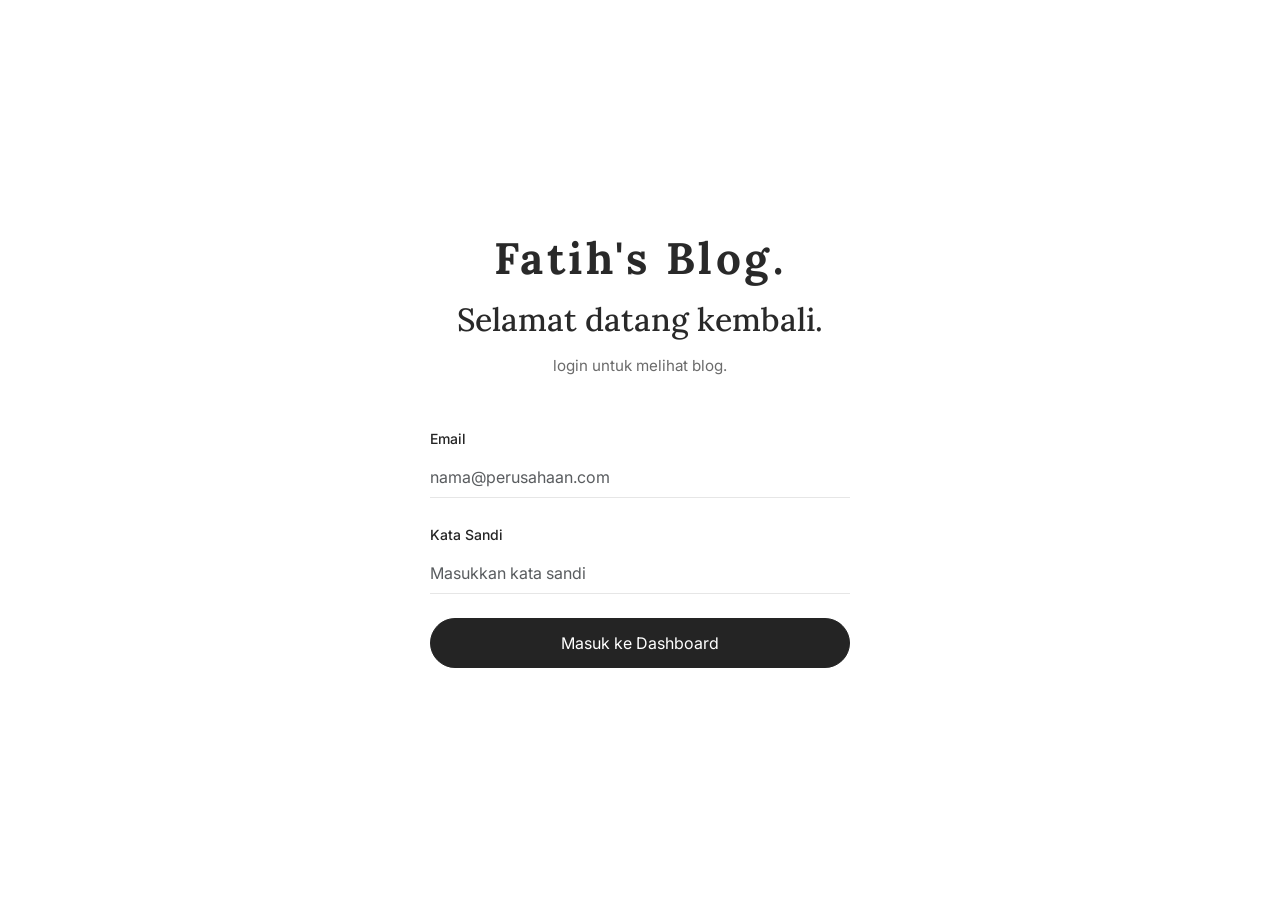
<file: index.html>
<!doctype html>
<html lang="id">
  <head>
    <meta charset="UTF-8" />
    <meta name="viewport" content="width=device-width, initial-scale=1.0" />
    <title>Fatih's blog</title>
    <link rel="preconnect" href="https://fonts.googleapis.com" />
    <link rel="preconnect" href="https://fonts.gstatic.com" crossorigin />
    <link href="https://fonts.googleapis.com/css2?family=Inter:wght@400;500;600&family=Lora:ital,wght@0,400;0,500;0,600;1,400&family=Playfair+Display:wght@700&display=swap" rel="stylesheet" />
    <link href="https://cdn.jsdelivr.net/npm/bootstrap@5.3.3/dist/css/bootstrap.min.css" rel="stylesheet" />
    <link rel="stylesheet" href="styles.css" />
  </head>
  <body>
    <main class="page-shell page-shell-login">
      <div class="login-card">
        <div class="text-center mb-5">
          <h1 class="brand-logo mb-3">Fatih's Blog.</h1>
          <h2 class="brand-title mb-3">Selamat datang kembali.</h2>
          <p class="brand-subtitle mb-0">login untuk melihat blog.</p>
        </div>

        <form action="dashboard.html" method="get" class="login-form">
          <div class="mb-4">
            <label for="email" class="form-label md-label">Email</label>
            <input type="email" id="email" name="email" class="form-control md-input" placeholder="nama@perusahaan.com" />
          </div>

          <div class="mb-4">
            <label for="password" class="form-label md-label">Kata Sandi</label>
            <input type="password" id="password" name="password" class="form-control md-input" placeholder="Masukkan kata sandi" />
          </div>

          <button type="submit" class="btn btn-dark md-pill-btn w-100">Masuk ke Dashboard</button>
        </form>
      </div>
    </main>
  </body>
</html>
</file>
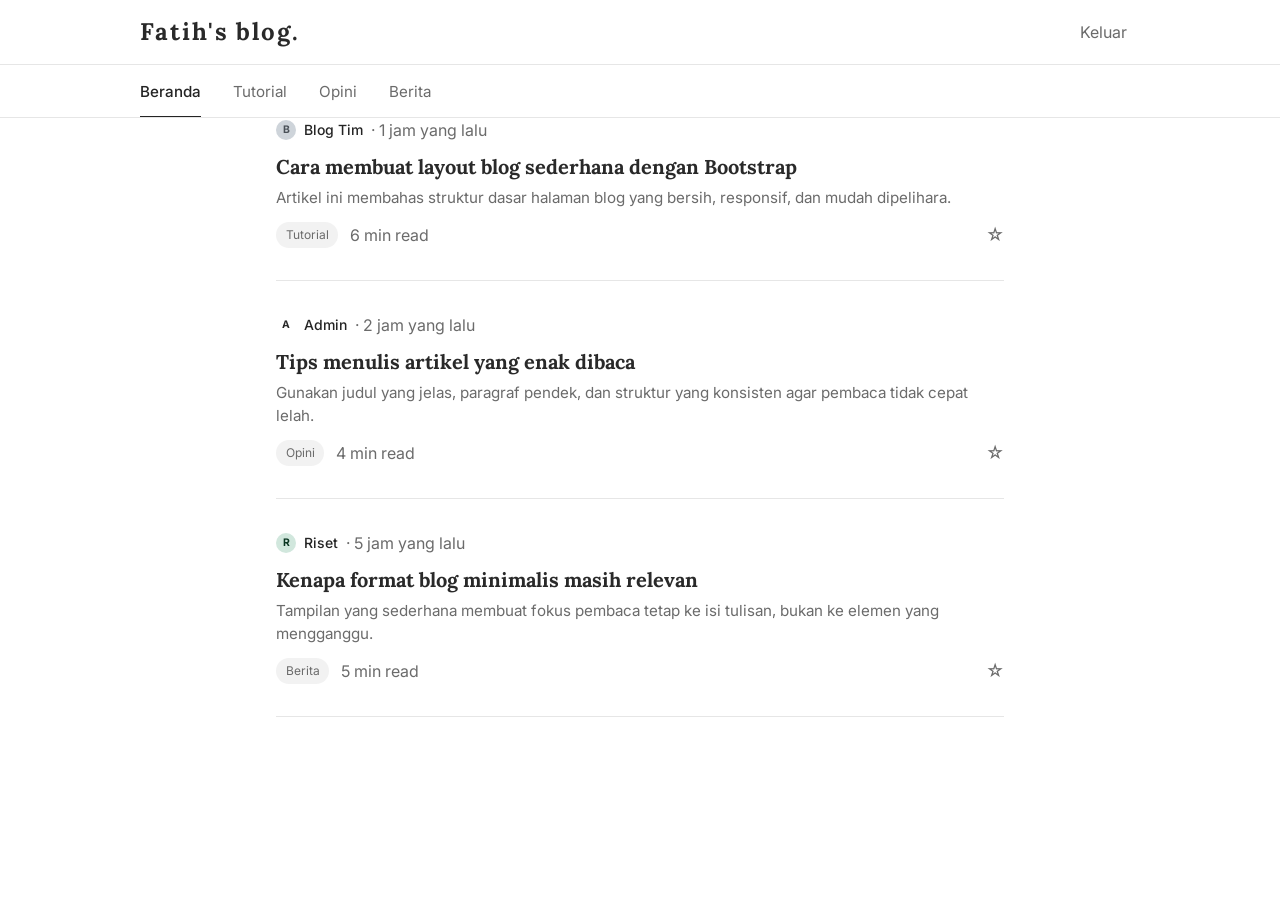
<file: dashboard.html>
<!doctype html>
<html lang="id">
  <head>
    <meta charset="UTF-8" />
    <meta name="viewport" content="width=device-width, initial-scale=1.0" />
    <title>Fatih's blog</title>
    <link rel="preconnect" href="https://fonts.googleapis.com" />
    <link rel="preconnect" href="https://fonts.gstatic.com" crossorigin />
    <link href="https://fonts.googleapis.com/css2?family=Inter:wght@400;500;600&family=Lora:ital,wght@0,400;0,500;0,600;1,400&family=Playfair+Display:wght@700&display=swap" rel="stylesheet" />
    <link href="https://cdn.jsdelivr.net/npm/bootstrap@5.3.3/dist/css/bootstrap.min.css" rel="stylesheet" />
    <link rel="stylesheet" href="styles.css" />
  </head>
  <body>
    <nav class="md-topbar">
      <div class="md-container md-topbar-inner">
        <div class="d-flex align-items-center gap-4">
          <a href="index.html" class="brand-logo brand-logo-nav text-decoration-none">Fatih's blog.</a>
        </div>

        <div class="d-flex align-items-center gap-3">
          <a href="index.html" class="btn btn-link md-icon-link text-decoration-none">Keluar</a>
        </div>
      </div>
    </nav>

    <div class="md-tabs">
      <div class="md-container">
        <div class="md-tabs-row">
          <a href="#" class="md-tab active">Beranda</a>
          <a href="#" class="md-tab">Tutorial</a>
          <a href="#" class="md-tab">Opini</a>
          <a href="#" class="md-tab">Berita</a>
        </div>
      </div>
    </div>

    <main class="md-container md-blog-only">
      <section class="md-feed">
        <article class="md-article">
          <div class="md-meta-row">
            <div class="md-meta-avatar bg-dark-subtle text-dark-emphasis">B</div>
            <span class="md-meta-name">Blog Tim</span>
            <span class="md-meta-time">· 1 jam yang lalu</span>
          </div>
          <div class="md-article-body">
            <div class="md-article-text">
              <h2 class="md-article-title">Cara membuat layout blog sederhana dengan Bootstrap</h2>
              <p class="md-article-summary">Artikel ini membahas struktur dasar halaman blog yang bersih, responsif, dan mudah dipelihara.</p>
              <div class="md-article-footer">
                <div class="md-tags">
                  <span class="md-tag">Tutorial</span>
                  <span class="md-text-muted">6 min read</span>
                </div>
                <span class="md-bookmark">☆</span>
              </div>
            </div>
          </div>
        </article>

        <article class="md-article">
          <div class="md-meta-row">
            <div class="md-meta-avatar bg-indigo-subtle text-indigo-emphasis">A</div>
            <span class="md-meta-name">Admin</span>
            <span class="md-meta-time">· 2 jam yang lalu</span>
          </div>
          <div class="md-article-body">
            <div class="md-article-text">
              <h2 class="md-article-title">Tips menulis artikel yang enak dibaca</h2>
              <p class="md-article-summary">Gunakan judul yang jelas, paragraf pendek, dan struktur yang konsisten agar pembaca tidak cepat lelah.</p>
              <div class="md-article-footer">
                <div class="md-tags">
                  <span class="md-tag">Opini</span>
                  <span class="md-text-muted">4 min read</span>
                </div>
                <span class="md-bookmark">☆</span>
              </div>
            </div>
          </div>
        </article>

        <article class="md-article">
          <div class="md-meta-row">
            <div class="md-meta-avatar bg-success-subtle text-success-emphasis">R</div>
            <span class="md-meta-name">Riset</span>
            <span class="md-meta-time">· 5 jam yang lalu</span>
          </div>
          <div class="md-article-body">
            <div class="md-article-text">
              <h2 class="md-article-title">Kenapa format blog minimalis masih relevan</h2>
              <p class="md-article-summary">Tampilan yang sederhana membuat fokus pembaca tetap ke isi tulisan, bukan ke elemen yang mengganggu.</p>
              <div class="md-article-footer">
                <div class="md-tags">
                  <span class="md-tag">Berita</span>
                  <span class="md-text-muted">5 min read</span>
                </div>
                <span class="md-bookmark">☆</span>
              </div>
            </div>
          </div>
        </article>
      </section>
    </main>
  </body>
</html>
</file>
<file: styles.css>
body {
  -webkit-font-smoothing: antialiased;
  -moz-osx-font-smoothing: grayscale;
  color: rgba(0, 0, 0, 0.84);
  font-family:
    Inter,
    -apple-system,
    BlinkMacSystemFont,
    'Segoe UI',
    Roboto,
    sans-serif;
  background: #fff;
}

a {
  color: inherit;
}

.md-container {
  max-width: 1032px;
  margin: 0 auto;
  padding: 0 1rem;
}

.page-shell {
  min-height: 100vh;
}

.page-shell-login {
  display: flex;
  align-items: center;
  justify-content: center;
  padding: 1rem;
}

.login-card {
  width: 100%;
  max-width: 420px;
}

.brand-logo {
  font-family: 'Lora', 'Playfair Display', Georgia, serif;
  font-size: 2.75rem;
  font-weight: 700;
  letter-spacing: 0.08em;
  color: rgba(0, 0, 0, 0.84);
}

.brand-logo-nav {
  font-size: 1.5rem;
  letter-spacing: 0.08em;
}

.brand-title {
  font-family: 'Lora', 'Playfair Display', Georgia, serif;
  font-size: 2rem;
  color: rgba(0, 0, 0, 0.84);
}

.brand-subtitle {
  color: #6b6b6b;
  font-size: 0.95rem;
}

.md-label {
  color: #242424;
  font-size: 0.875rem;
  font-weight: 500;
}

.md-input {
  border: none;
  border-bottom: 1px solid #e6e6e6;
  border-radius: 0;
  padding: 0.5rem 0;
  background: transparent;
  box-shadow: none !important;
}

.md-input:focus {
  border-bottom-color: #242424;
  background: transparent;
}

.md-pill-btn,
.md-green-btn,
.md-outline-pill {
  border-radius: 999px;
}

.md-pill-btn {
  padding: 0.75rem 1rem;
  background: #242424;
  border-color: #242424;
}

.md-pill-btn:hover {
  background: #3a3a3a;
  border-color: #3a3a3a;
}

.md-link {
  color: #242424;
  text-decoration: underline;
}

.md-topbar {
  position: sticky;
  top: 0;
  z-index: 50;
  background: rgba(255, 255, 255, 0.95);
  backdrop-filter: blur(10px);
  border-bottom: 1px solid #e6e6e6;
}

.md-topbar-inner {
  min-height: 64px;
  display: flex;
  align-items: center;
  justify-content: space-between;
  gap: 1rem;
}

.md-search {
  align-items: center;
  background: #f2f2f2;
  border: 1px solid transparent;
  border-radius: 999px;
  padding: 0.45rem 0.95rem;
  min-width: 260px;
}

.md-search-icon {
  color: #6b6b6b;
  margin-right: 0.5rem;
}

.md-search-input {
  border: 0;
  outline: 0;
  background: transparent;
  width: 100%;
  color: rgba(0, 0, 0, 0.84);
}

.md-search-input::placeholder {
  color: #6b6b6b;
}

.md-icon-link {
  color: #6b6b6b;
}

.md-green-btn {
  background: #1a8917;
  border-color: #1a8917;
  padding: 0.45rem 1rem;
}

.md-green-btn:hover {
  background: #156d12;
  border-color: #156d12;
}

.md-avatar {
  width: 2rem;
  height: 2rem;
  border-radius: 50%;
  background: #e5e7eb;
  border: 1px solid #d1d5db;
  display: inline-flex;
  align-items: center;
  justify-content: center;
  font-size: 0.875rem;
  font-weight: 700;
  color: #6b7280;
}

.md-tabs {
  border-bottom: 1px solid #e6e6e6;
}

.md-tabs-row {
  display: flex;
  gap: 2rem;
  overflow-x: auto;
  padding-top: 1rem;
}

.md-tab {
  display: inline-block;
  padding-bottom: 0.75rem;
  border-bottom: 1px solid transparent;
  color: #6b6b6b;
  text-decoration: none;
  white-space: nowrap;
  font-size: 0.95rem;
}

.md-tab.active {
  border-bottom-color: #242424;
  color: #242424;
  font-weight: 500;
}

.md-main-grid {
  display: block;
  padding-top: 2.5rem;
  padding-bottom: 5rem;
}

.md-blog-only {
  max-width: 760px;
}

.md-feed {
  min-width: 0;
}

.md-article {
  border-bottom: 1px solid #e6e6e6;
  padding-bottom: 2rem;
  margin-bottom: 2rem;
}

.md-article:last-child {
  margin-bottom: 0;
}

.md-meta-row {
  display: flex;
  align-items: center;
  gap: 0.5rem;
  margin-bottom: 0.75rem;
}

.md-meta-avatar,
.md-contact-avatar {
  width: 1.25rem;
  height: 1.25rem;
  border-radius: 50%;
  display: inline-flex;
  align-items: center;
  justify-content: center;
  font-size: 0.65rem;
  font-weight: 700;
}

.md-meta-name {
  color: #242424;
  font-size: 0.875rem;
  font-weight: 500;
}

.md-meta-time,
.md-text-muted,
.md-stat-note,
.md-contact-role,
.md-sidebar-footer a {
  color: #6b6b6b;
}

.md-article-body {
  display: flex;
  gap: 1.5rem;
}

.md-article-text {
  flex: 1;
}

.md-article-title {
  font-family: 'Lora', 'Playfair Display', Georgia, serif;
  font-size: 1.25rem;
  line-height: 1.25;
  font-weight: 700;
  margin-bottom: 0.5rem;
  color: rgba(0, 0, 0, 0.84);
}

.md-article-title-muted {
  color: #6b6b6b;
  text-decoration: line-through;
}

.md-article-summary {
  color: #6b6b6b;
  font-size: 0.95rem;
  margin-bottom: 0.75rem;
}

.md-article-footer {
  display: flex;
  align-items: center;
  justify-content: space-between;
  gap: 1rem;
}

.md-tags {
  display: flex;
  align-items: center;
  gap: 0.75rem;
  flex-wrap: wrap;
}

.md-tag {
  display: inline-flex;
  align-items: center;
  padding: 0.25rem 0.6rem;
  border-radius: 999px;
  background: #f2f2f2;
  color: #6b6b6b;
  font-size: 0.75rem;
}

.md-bookmark {
  color: #6b6b6b;
  font-size: 1.1rem;
}

.md-sidebar {
  display: none;
}

@media (min-width: 992px) {
  .md-sidebar {
    display: block;
  }
}

.md-sidebar-block {
  margin-bottom: 2rem;
}

.md-sidebar-title {
  font-size: 1rem;
  font-weight: 700;
  margin-bottom: 1rem;
  color: rgba(0, 0, 0, 0.84);
}

.md-stats-list {
  list-style: none;
  padding: 0;
  margin: 0;
}

.md-stats-list li + li {
  margin-top: 1.25rem;
}

.md-stat-label-row {
  display: flex;
  align-items: center;
  gap: 0.5rem;
  margin-bottom: 0.25rem;
  color: #242424;
  font-size: 0.875rem;
  font-weight: 500;
}

.md-dot {
  width: 0.75rem;
  height: 0.75rem;
  border-radius: 50%;
}

.md-stat-value {
  font-family: 'Lora', 'Playfair Display', Georgia, serif;
  font-size: 1.1rem;
  font-weight: 700;
  margin: 0;
  color: rgba(0, 0, 0, 0.84);
}

.md-stat-note {
  margin: 0.25rem 0 0;
  font-size: 0.75rem;
}

.md-contact-list {
  display: grid;
  gap: 1rem;
}

.md-contact-item {
  display: flex;
  align-items: flex-start;
  justify-content: space-between;
  gap: 1rem;
}

.md-contact-info {
  display: flex;
  gap: 0.75rem;
  min-width: 0;
}

.md-contact-avatar {
  width: 2rem;
  height: 2rem;
  background: #e5e7eb;
  color: #4b5563;
  flex: 0 0 auto;
}

.md-contact-name {
  font-size: 0.875rem;
  font-weight: 700;
  color: rgba(0, 0, 0, 0.84);
}

.md-contact-role {
  font-size: 0.75rem;
}

.md-outline-pill {
  display: inline-flex;
  align-items: center;
  justify-content: center;
  padding: 0.35rem 0.85rem;
  border: 1px solid #242424;
  color: #242424;
  text-decoration: none;
  font-size: 0.75rem;
  font-weight: 500;
  flex: 0 0 auto;
}

.md-outline-pill:hover {
  background: #242424;
  color: #fff;
}

.md-suggest-link {
  display: inline-block;
  margin-top: 1rem;
  color: #1a8917;
  text-decoration: none;
  font-size: 0.875rem;
  font-weight: 500;
}

.md-suggest-link:hover {
  color: #156d12;
}

.md-sidebar-footer {
  border-top: 1px solid #e6e6e6;
  padding-top: 1.5rem;
  display: flex;
  flex-wrap: wrap;
  gap: 0.75rem 1rem;
  font-size: 0.75rem;
}

.md-sidebar-footer a {
  text-decoration: none;
}

.md-sidebar-footer a:hover {
  color: rgba(0, 0, 0, 0.84);
}
</file>
